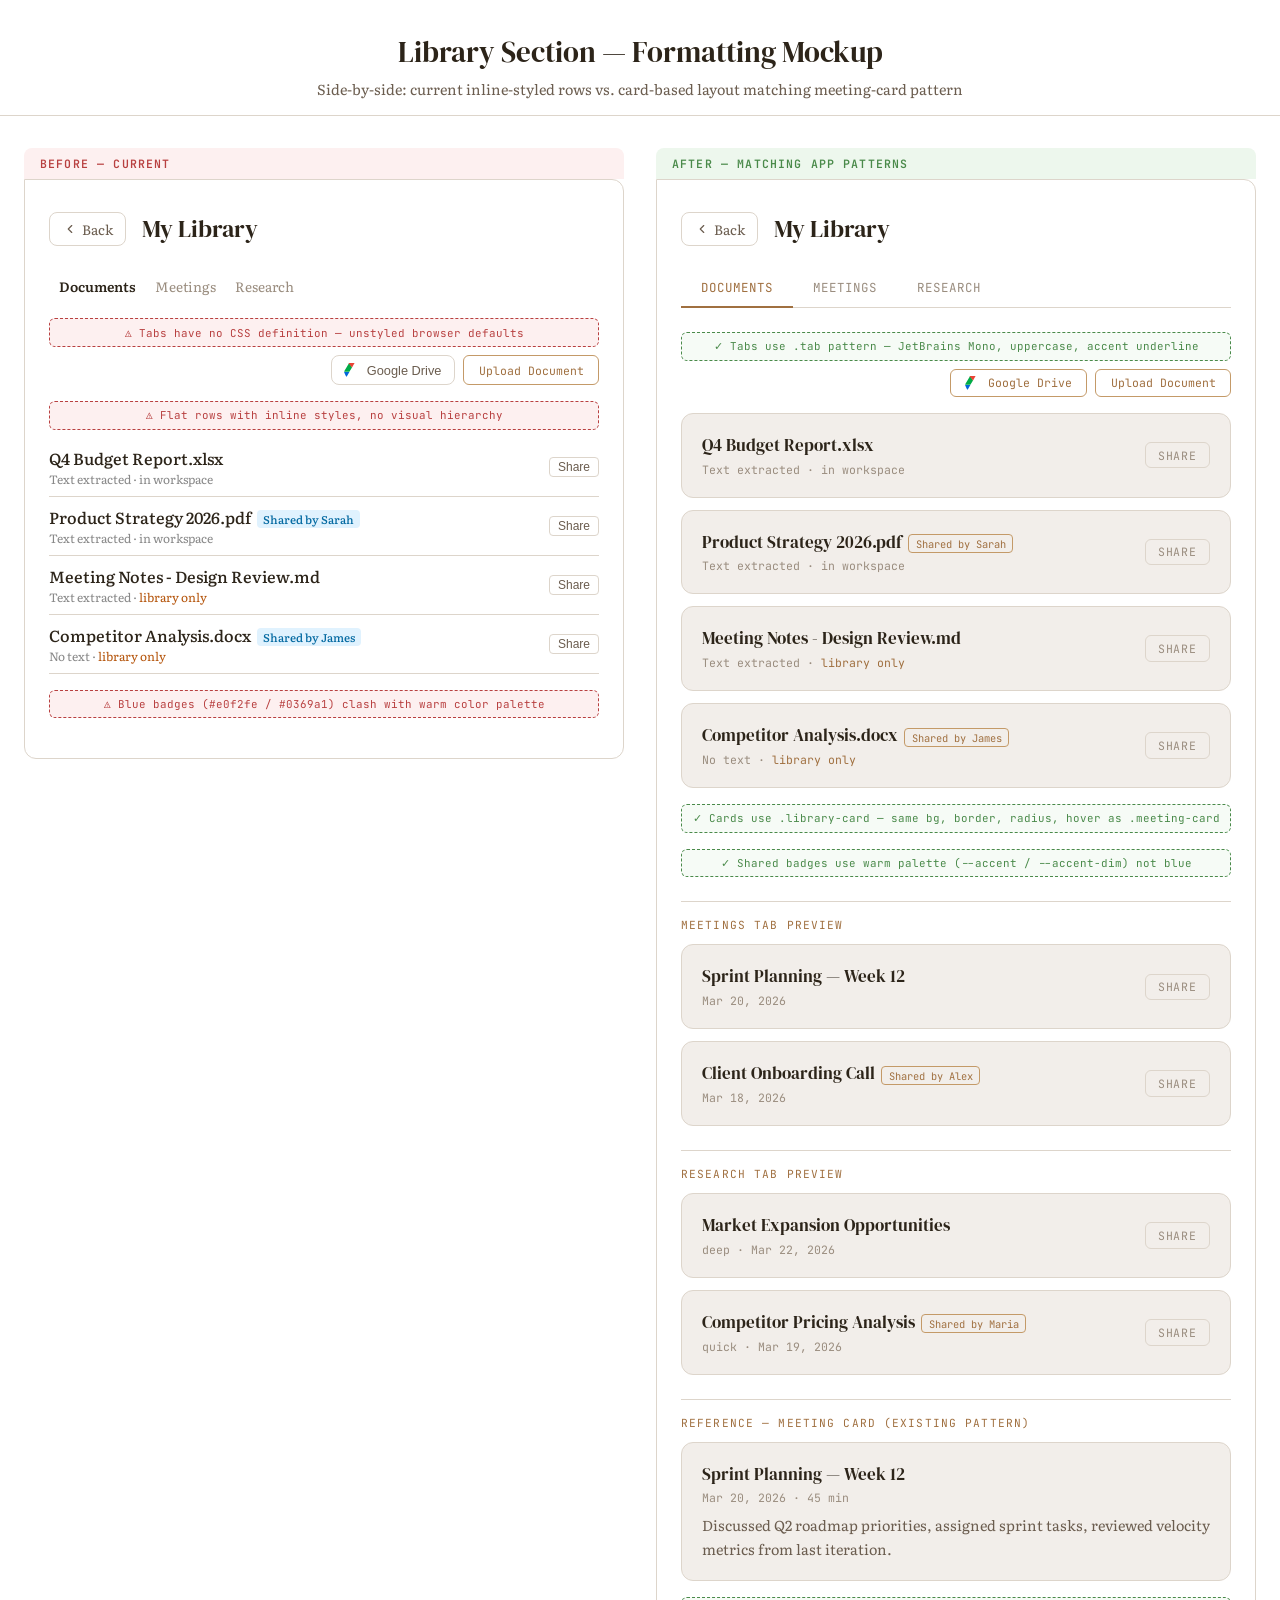
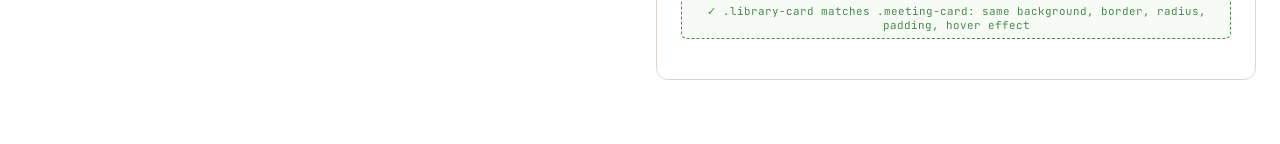
<file: .archive/index.html>
<!DOCTYPE html>
<html lang="en">
<head>
<meta charset="UTF-8">
<meta name="viewport" content="width=device-width, initial-scale=1.0">
<title>Library Mockup — Before &amp; After</title>
<link href="https://fonts.googleapis.com/css2?family=DM+Serif+Display&family=Literata:opsz,wght@7..72,400;7..72,500&family=JetBrains+Mono:wght@400;500;600&display=swap" rel="stylesheet">
<style>
  /* ── App design tokens (from App.css :root) ── */
  :root {
    --bg: #ffffff; --bg-warm: #f8f6f3;
    --surface: #f2eeea; --surface-raised: #ebe6e0;
    --border: #ddd5cb; --border-light: #c9bfb3;
    --text: #2c2419; --text-secondary: #6b5d4f; --text-dim: #9a8d7f;
    --accent: #a07040; --accent-glow: #b8844e; --accent-dim: #c49a68;
    --red: #b84040; --red-bg: #fdf0f0; --green: #4a8a4a;
  }
  * { box-sizing: border-box; margin: 0; padding: 0; }
  body {
    font-family: 'Literata', Georgia, serif; background: var(--bg);
    color: var(--text); -webkit-font-smoothing: antialiased;
  }

  /* ── Mockup layout ── */
  .mockup-header {
    text-align: center; padding: 2rem 1.5rem 1rem;
    border-bottom: 1px solid var(--border); margin-bottom: 2rem;
  }
  .mockup-header h1 {
    font-family: 'DM Serif Display', Georgia, serif;
    font-size: 1.8rem; font-weight: 400; margin-bottom: 0.4rem;
  }
  .mockup-header p { font-size: 0.9rem; color: var(--text-secondary); }
  .mockup-columns {
    display: grid; grid-template-columns: 1fr 1fr; gap: 2rem;
    max-width: 1300px; margin: 0 auto; padding: 0 1.5rem 4rem;
  }
  @media (max-width: 900px) { .mockup-columns { grid-template-columns: 1fr; } }
  .mockup-col { min-width: 0; }
  .mockup-label {
    font-family: 'JetBrains Mono', monospace; font-size: 0.72rem;
    text-transform: uppercase; letter-spacing: 0.1em;
    padding: 0.5rem 1rem; border-radius: 8px 8px 0 0;
    font-weight: 600; margin-bottom: 0;
  }
  .mockup-label.before { background: var(--red-bg); color: var(--red); }
  .mockup-label.after { background: #edf7ed; color: var(--green); }
  .mockup-frame {
    border: 1px solid var(--border); border-radius: 0 12px 12px 12px;
    background: var(--bg); overflow: hidden;
  }

  /* ── Shared components (from actual app) ── */
  .page { max-width: 1120px; margin: 0 auto; padding: 2rem 1.5rem; }
  .ws-nav {
    display: flex; align-items: center; gap: 1rem; margin-bottom: 1.5rem;
  }
  .back-btn {
    background: none; border: 1px solid var(--border); color: var(--text-secondary);
    font-family: 'Literata', serif; font-size: 0.85rem;
    padding: 0.35rem 0.8rem; border-radius: 8px; cursor: pointer; transition: all 0.2s;
    display: flex; align-items: center; gap: 0.3rem;
  }
  .back-btn:hover { border-color: var(--border-light); color: var(--text); }
  .ws-name {
    font-family: 'DM Serif Display', Georgia, serif;
    font-size: 1.5rem; font-weight: 400; flex: 1;
  }
  .tabs-row {
    display: flex; gap: 0; margin-bottom: 1.5rem; border-bottom: 1px solid var(--border);
  }
  .tab-btn {
    padding: 0.6rem 1.25rem; font-family: 'JetBrains Mono', monospace;
    font-size: 0.78rem; text-transform: uppercase; letter-spacing: 0.08em;
    color: var(--text-dim); cursor: pointer; border: none; background: none;
    border-bottom: 2px solid transparent; margin-bottom: -1px; transition: all 0.2s;
  }
  .tab-btn:hover { color: var(--text-secondary); }
  .tab-btn.active { color: var(--accent); border-bottom-color: var(--accent); }
  .accent-btn {
    background: none; border: 1px solid var(--accent-dim); color: var(--accent);
    font-family: 'JetBrains Mono', monospace; font-size: 0.72rem;
    padding: 0.35rem 0.9rem; border-radius: 6px; cursor: pointer; transition: all 0.2s;
  }
  .accent-btn:hover { background: var(--accent-dim); color: var(--bg); }
  .empty-state { color: var(--text-dim); text-align: center; padding: 2rem; font-size: 0.9rem; }

  /* ── BEFORE: library-item (inline-styled flat rows) ── */
  .library-item {
    display: flex; align-items: center; justify-content: space-between;
    padding: 0.5rem 0; border-bottom: 1px solid var(--border);
  }
  .library-item-info { flex: 1; min-width: 0; }
  .library-item-title {
    font-weight: 500; overflow: hidden; text-overflow: ellipsis; white-space: nowrap;
  }
  .library-item-meta { font-size: 0.75rem; color: #888; }
  .library-item-badge-old {
    background: #e0f2fe; color: #0369a1; font-size: 0.7rem;
    padding: 1px 6px; border-radius: 4px; margin-left: 0.4rem;
  }
  .library-item-ws { color: #888; font-size: 0.75rem; }
  .library-item-ws.lib-only { color: #b45309; }
  .library-item-actions { display: flex; gap: 0.3rem; }
  .share-btn-old {
    font-size: 0.75rem; padding: 2px 8px; border: 1px solid var(--border);
    border-radius: 4px; cursor: pointer; background: none; color: var(--text-secondary);
  }
  /* Unstyled tab buttons (BEFORE — no CSS definition exists) */
  .ws-tab-btn-old {
    border: none; background: none; padding: 0.4rem 0.6rem;
    font-family: inherit; font-size: 0.85rem; color: var(--text-dim); cursor: pointer;
  }
  .ws-tab-btn-old.active { font-weight: 600; color: var(--text); }
  .toolbar-old {
    display: flex; justify-content: flex-end; margin-bottom: 0.5rem; gap: 0.5rem; flex-wrap: wrap;
  }
  .plain-btn-old {
    padding: 0.4rem 0.8rem; border: 1px solid var(--border); border-radius: 8px;
    font-size: 0.8rem; cursor: pointer; background: none; color: var(--text-secondary);
    display: flex; align-items: center; gap: 0.4rem;
  }

  /* ── AFTER: library-card (matching meeting-card pattern) ── */
  .library-card {
    background: var(--surface); border: 1px solid var(--border);
    border-radius: 12px; padding: 1.25rem; margin-bottom: 0.75rem;
    cursor: pointer; transition: all 0.2s;
    display: flex; align-items: center; justify-content: space-between;
  }
  .library-card:hover {
    border-color: var(--border-light); background: var(--surface-raised);
    transform: translateY(-1px);
  }
  .lc-info { flex: 1; min-width: 0; }
  .lc-title {
    font-family: 'DM Serif Display', Georgia, serif;
    font-size: 1.05rem; color: var(--text); margin-bottom: 0.3rem;
    overflow: hidden; text-overflow: ellipsis; white-space: nowrap;
  }
  .lc-meta {
    font-family: 'JetBrains Mono', monospace; font-size: 0.72rem;
    color: var(--text-dim);
  }
  .lc-shared-badge {
    font-family: 'JetBrains Mono', monospace; font-size: 0.65rem;
    color: var(--accent); border: 1px solid var(--accent-dim);
    padding: 0.1rem 0.4rem; border-radius: 4px; margin-left: 0.4rem;
  }
  .lc-actions {
    display: flex; gap: 0.5rem; flex-shrink: 0; margin-left: 1rem;
  }
  .lc-share-btn {
    background: none; border: 1px solid var(--border); color: var(--text-dim);
    font-family: 'JetBrains Mono', monospace; font-size: 0.72rem;
    padding: 0.3rem 0.8rem; border-radius: 6px; cursor: pointer;
    transition: all 0.2s; text-transform: uppercase; letter-spacing: 0.05em;
  }
  .lc-share-btn:hover { border-color: var(--accent-dim); color: var(--accent); }
  .library-toolbar {
    display: flex; justify-content: flex-end; gap: 0.5rem; flex-wrap: wrap;
    margin-bottom: 1rem;
  }

  /* ── Reference: meeting-card (for comparison) ── */
  .meeting-card {
    background: var(--surface); border: 1px solid var(--border);
    border-radius: 12px; padding: 1.25rem; margin-bottom: 0.75rem;
    cursor: pointer; transition: all 0.2s;
  }
  .meeting-card:hover {
    border-color: var(--border-light); background: var(--surface-raised);
    transform: translateY(-1px);
  }
  .mc-title {
    font-family: 'DM Serif Display', Georgia, serif;
    font-size: 1.05rem; color: var(--text); margin-bottom: 0.3rem;
  }
  .mc-meta {
    font-family: 'JetBrains Mono', monospace; font-size: 0.72rem;
    color: var(--text-dim); margin-bottom: 0.5rem;
  }
  .mc-summary {
    font-size: 0.9rem; color: var(--text-secondary); line-height: 1.6;
    display: -webkit-box; -webkit-line-clamp: 2; -webkit-box-orient: vertical; overflow: hidden;
  }

  /* ── Callout annotations ── */
  .callout {
    font-family: 'JetBrains Mono', monospace; font-size: 0.68rem;
    color: var(--green); border: 1px dashed var(--green);
    border-radius: 6px; padding: 0.4rem 0.6rem; margin: 1rem 0 0.5rem;
    text-align: center; background: #f6fbf6;
  }
  .callout.problem {
    color: var(--red); border-color: var(--red); background: var(--red-bg);
  }

  /* Reference section */
  .ref-section {
    margin-top: 1.5rem; padding-top: 1rem; border-top: 1px solid var(--border);
  }
  .ref-label {
    font-family: 'JetBrains Mono', monospace; font-size: 0.7rem;
    text-transform: uppercase; letter-spacing: 0.1em;
    color: var(--accent); margin-bottom: 0.75rem;
  }
</style>
</head>
<body>

<div class="mockup-header">
  <h1>Library Section — Formatting Mockup</h1>
  <p>Side-by-side: current inline-styled rows vs. card-based layout matching meeting-card pattern</p>
</div>

<div class="mockup-columns">

  <!-- ════════ BEFORE ════════ -->
  <div class="mockup-col">
    <div class="mockup-label before">Before — Current</div>
    <div class="mockup-frame">
      <div class="page">
        <div class="ws-nav">
          <button class="back-btn">
            <svg width="14" height="14" viewBox="0 0 24 24" fill="none" stroke="currentColor" stroke-width="2" stroke-linecap="round" stroke-linejoin="round"><polyline points="15 18 9 12 15 6"/></svg>
            Back
          </button>
          <h2 class="ws-name">My Library</h2>
        </div>

        <!-- Unstyled tab buttons (no CSS class definition exists) -->
        <div style="display:flex;gap:0;margin-bottom:1rem">
          <button class="ws-tab-btn-old active">Documents</button>
          <button class="ws-tab-btn-old">Meetings</button>
          <button class="ws-tab-btn-old">Research</button>
        </div>

        <div class="callout problem">⚠ Tabs have no CSS definition — unstyled browser defaults</div>

        <!-- Toolbar with inline styles -->
        <div class="toolbar-old">
          <button class="plain-btn-old">
            <svg viewBox="0 0 87.3 78" width="16" height="14"><path d="M6.6 66.85l3.85 6.65c.8 1.4 1.95 2.5 3.3 3.3L29.15 49.7H0c0 1.55.4 3.1 1.2 4.5z" fill="#0066DA"/><path d="M43.65 25.15L29.15 0c-1.35.8-2.5 1.9-3.3 3.3L1.2 44.2c-.8 1.4-1.2 2.95-1.2 4.5h29.15z" fill="#00AC47"/><path d="M43.65 25.15L58.15 0H29.15c-1.55 0-3.1.4-4.5 1.2L43.65 25.15z" fill="#EA4335"/></svg>
            Google Drive
          </button>
          <button class="accent-btn">Upload Document</button>
        </div>

        <div class="callout problem">⚠ Flat rows with inline styles, no visual hierarchy</div>

        <!-- Document items — current inline-styled rows -->
        <div class="library-item">
          <div class="library-item-info">
            <div class="library-item-title">Q4 Budget Report.xlsx</div>
            <div class="library-item-meta">Text extracted · <span class="library-item-ws">in workspace</span></div>
          </div>
          <div class="library-item-actions">
            <button class="share-btn-old">Share</button>
          </div>
        </div>

        <div class="library-item">
          <div class="library-item-info">
            <div class="library-item-title">Product Strategy 2026.pdf<span class="library-item-badge-old">Shared by Sarah</span></div>
            <div class="library-item-meta">Text extracted · <span class="library-item-ws">in workspace</span></div>
          </div>
          <div class="library-item-actions">
            <button class="share-btn-old">Share</button>
          </div>
        </div>

        <div class="library-item">
          <div class="library-item-info">
            <div class="library-item-title">Meeting Notes - Design Review.md</div>
            <div class="library-item-meta">Text extracted · <span class="library-item-ws lib-only">library only</span></div>
          </div>
          <div class="library-item-actions">
            <button class="share-btn-old">Share</button>
          </div>
        </div>

        <div class="library-item">
          <div class="library-item-info">
            <div class="library-item-title">Competitor Analysis.docx<span class="library-item-badge-old">Shared by James</span></div>
            <div class="library-item-meta">No text · <span class="library-item-ws lib-only">library only</span></div>
          </div>
          <div class="library-item-actions">
            <button class="share-btn-old">Share</button>
          </div>
        </div>

        <div class="callout problem">⚠ Blue badges (#e0f2fe / #0369a1) clash with warm color palette</div>
      </div>
    </div>
  </div>

  <!-- ════════ AFTER ════════ -->
  <div class="mockup-col">
    <div class="mockup-label after">After — Matching App Patterns</div>
    <div class="mockup-frame">
      <div class="page">
        <div class="ws-nav">
          <button class="back-btn">
            <svg width="14" height="14" viewBox="0 0 24 24" fill="none" stroke="currentColor" stroke-width="2" stroke-linecap="round" stroke-linejoin="round"><polyline points="15 18 9 12 15 6"/></svg>
            Back
          </button>
          <h2 class="ws-name">My Library</h2>
        </div>

        <!-- Properly styled tabs (matching .tab pattern) -->
        <div class="tabs-row">
          <button class="tab-btn active">Documents</button>
          <button class="tab-btn">Meetings</button>
          <button class="tab-btn">Research</button>
        </div>

        <div class="callout">✓ Tabs use .tab pattern — JetBrains Mono, uppercase, accent underline</div>

        <!-- Toolbar with proper classes -->
        <div class="library-toolbar">
          <button class="accent-btn" style="display:flex;align-items:center;gap:0.4rem">
            <svg viewBox="0 0 87.3 78" width="16" height="14"><path d="M6.6 66.85l3.85 6.65c.8 1.4 1.95 2.5 3.3 3.3L29.15 49.7H0c0 1.55.4 3.1 1.2 4.5z" fill="#0066DA"/><path d="M43.65 25.15L29.15 0c-1.35.8-2.5 1.9-3.3 3.3L1.2 44.2c-.8 1.4-1.2 2.95-1.2 4.5h29.15z" fill="#00AC47"/><path d="M43.65 25.15L58.15 0H29.15c-1.55 0-3.1.4-4.5 1.2L43.65 25.15z" fill="#EA4335"/></svg>
            Google Drive
          </button>
          <button class="accent-btn">Upload Document</button>
        </div>

        <!-- Document cards — matching meeting-card pattern -->
        <div class="library-card">
          <div class="lc-info">
            <div class="lc-title">Q4 Budget Report.xlsx</div>
            <div class="lc-meta">Text extracted · in workspace</div>
          </div>
          <div class="lc-actions">
            <button class="lc-share-btn">Share</button>
          </div>
        </div>

        <div class="library-card">
          <div class="lc-info">
            <div class="lc-title">Product Strategy 2026.pdf<span class="lc-shared-badge">Shared by Sarah</span></div>
            <div class="lc-meta">Text extracted · in workspace</div>
          </div>
          <div class="lc-actions">
            <button class="lc-share-btn">Share</button>
          </div>
        </div>

        <div class="library-card">
          <div class="lc-info">
            <div class="lc-title">Meeting Notes - Design Review.md</div>
            <div class="lc-meta">Text extracted · <span style="color:var(--accent)">library only</span></div>
          </div>
          <div class="lc-actions">
            <button class="lc-share-btn">Share</button>
          </div>
        </div>

        <div class="library-card">
          <div class="lc-info">
            <div class="lc-title">Competitor Analysis.docx<span class="lc-shared-badge">Shared by James</span></div>
            <div class="lc-meta">No text · <span style="color:var(--accent)">library only</span></div>
          </div>
          <div class="lc-actions">
            <button class="lc-share-btn">Share</button>
          </div>
        </div>

        <div class="callout">✓ Cards use .library-card — same bg, border, radius, hover as .meeting-card</div>
        <div class="callout">✓ Shared badges use warm palette (--accent / --accent-dim) not blue</div>

        <!-- ── Meetings tab preview ── -->
        <div class="ref-section">
          <div class="ref-label">Meetings Tab Preview</div>

          <div class="library-card">
            <div class="lc-info">
              <div class="lc-title">Sprint Planning — Week 12</div>
              <div class="lc-meta">Mar 20, 2026</div>
            </div>
            <div class="lc-actions">
              <button class="lc-share-btn">Share</button>
            </div>
          </div>

          <div class="library-card">
            <div class="lc-info">
              <div class="lc-title">Client Onboarding Call<span class="lc-shared-badge">Shared by Alex</span></div>
              <div class="lc-meta">Mar 18, 2026</div>
            </div>
            <div class="lc-actions">
              <button class="lc-share-btn">Share</button>
            </div>
          </div>
        </div>

        <!-- ── Research tab preview ── -->
        <div class="ref-section">
          <div class="ref-label">Research Tab Preview</div>

          <div class="library-card">
            <div class="lc-info">
              <div class="lc-title">Market Expansion Opportunities</div>
              <div class="lc-meta">deep · Mar 22, 2026</div>
            </div>
            <div class="lc-actions">
              <button class="lc-share-btn">Share</button>
            </div>
          </div>

          <div class="library-card">
            <div class="lc-info">
              <div class="lc-title">Competitor Pricing Analysis<span class="lc-shared-badge">Shared by Maria</span></div>
              <div class="lc-meta">quick · Mar 19, 2026</div>
            </div>
            <div class="lc-actions">
              <button class="lc-share-btn">Share</button>
            </div>
          </div>
        </div>

        <!-- ── Reference: actual meeting-card for comparison ── -->
        <div class="ref-section">
          <div class="ref-label">Reference — Meeting Card (existing pattern)</div>
          <div class="meeting-card">
            <div class="mc-title">Sprint Planning — Week 12</div>
            <div class="mc-meta">Mar 20, 2026 · 45 min</div>
            <div class="mc-summary">Discussed Q2 roadmap priorities, assigned sprint tasks, reviewed velocity metrics from last iteration.</div>
          </div>
          <div class="callout">✓ .library-card matches .meeting-card: same background, border, radius, padding, hover effect</div>
        </div>
      </div>
    </div>
  </div>
</div>

</body>
</html>
</file>
